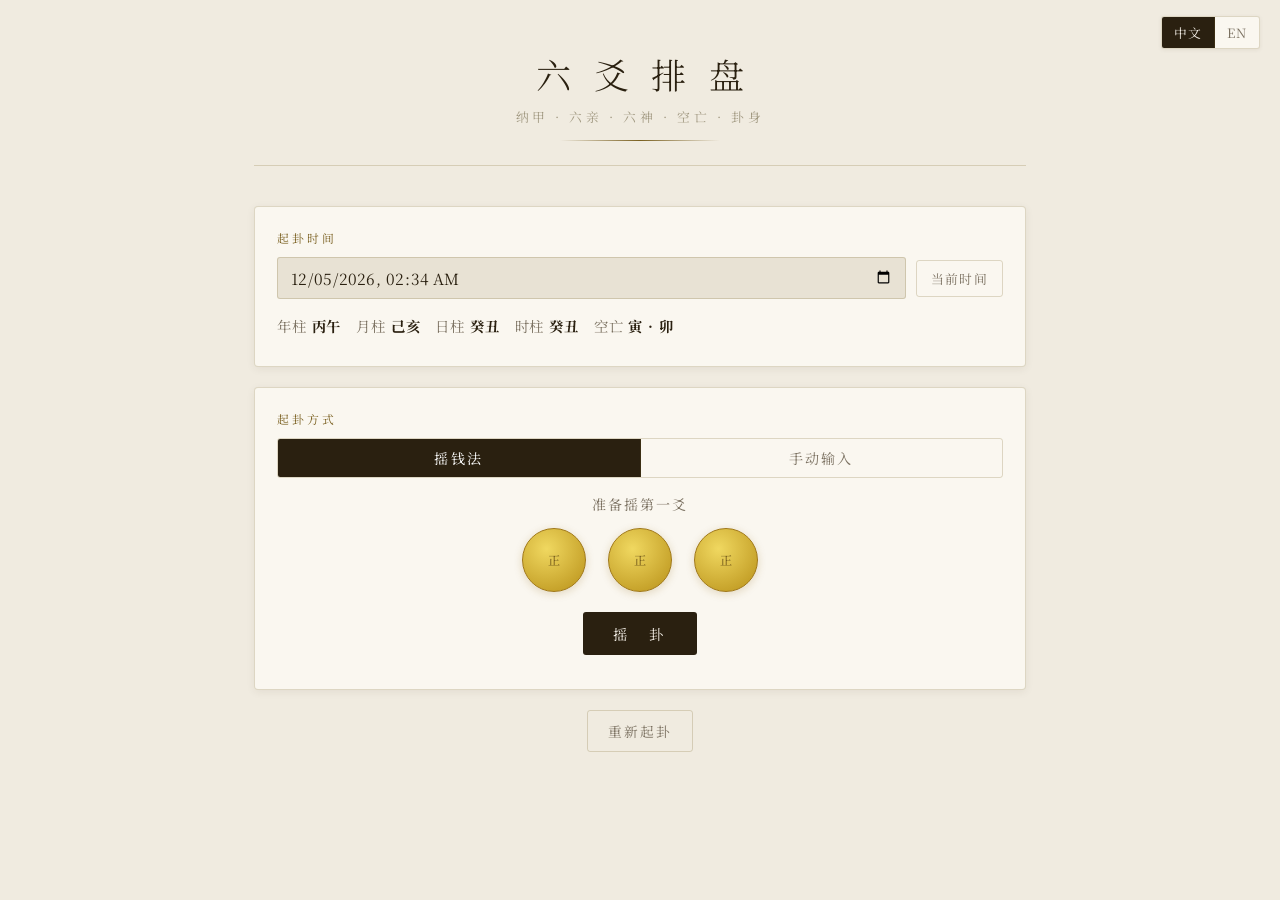
<file: liuyao/index.html>
<!DOCTYPE html>
<html lang="zh">
<head>
<meta charset="UTF-8">
<meta name="viewport" content="width=device-width, initial-scale=1.0">
<title>六爻排盘</title>
<link href="https://fonts.googleapis.com/css2?family=Noto+Serif+SC:wght@300;400;600&display=swap" rel="stylesheet">
<link rel="stylesheet" href="css/style.css">
</head>
<body>
<div class="lang-switch">
  <button class="lang-btn on" id="btnZh" onclick="setLang('zh')">中文</button>
  <button class="lang-btn"    id="btnEn" onclick="setLang('en')">EN</button>
</div>
<div class="wrap">
<header>
  <div class="title">六爻排盘</div>
  <div class="subtitle">纳甲 · 六亲 · 六神 · 空亡 · 卦身</div>
  <div class="hr-gold"></div>
</header>

<div class="card">
  <span class="sec-label">起卦时间</span>
  <div class="time-row">
    <input type="datetime-local" id="timeInput">
    <button class="btn-sm" id="nowBtnEl" onclick="setNow()">当前时间</button>
  </div>
  <div class="sizhi-show" id="sizhiShow"></div>
</div>

<div class="card">
  <span class="sec-label">起卦方式</span>
  <div class="tabs">
    <button class="tab on" id="tabC" onclick="switchMode('coin')">摇钱法</button>
    <button class="tab"    id="tabM" onclick="switchMode('man')">手动输入</button>
  </div>

  <div id="coinSec" class="show">
    <div class="shake-ind" id="shakeInd">准备摇第一爻</div>
    <div class="coins-row">
      <div class="coin" id="c0">正</div>
      <div class="coin" id="c1">正</div>
      <div class="coin" id="c2">正</div>
    </div>
    <div style="text-align:center;">
      <button class="btn-primary" id="shakeBtn" onclick="doShake()">摇　卦</button>
    </div>
    <div class="shake-results" id="shakeRes"></div>
    <div class="btn-row" id="shakeCastRow" style="display:none;justify-content:center;margin-top:10px;">
      <button class="btn-primary" id="showResultBtn" onclick="castFromShake()">显示排盘</button>
    </div>
  </div>

  <div id="manSec" class="hide">
    <div class="yao-grid" id="yaoGrid"></div>
    <div class="btn-row">
      <button class="btn-primary" id="castManualBtn" onclick="castManual()">排　盘</button>
      <button class="btn-outline" id="resetManualBtn" onclick="resetAll()">重　置</button>
    </div>
  </div>
</div>

<div id="result" class="hidden">
  <div class="card" id="metaCard"></div>
  <div class="card" id="paipanCard"></div>
  <div class="card" id="guaciCard"></div>
</div>

<div style="text-align:center;margin-top:6px;">
  <button class="btn-outline" id="recastBtn" onclick="resetAll()">重新起卦</button>
</div>
</div>

<script src="data/guaci.js"></script>
<script src="js/hexagram.js"></script>
<script src="js/calendar.js"></script>
<script src="js/i18n.js"></script>
<script src="js/render.js"></script>
<script src="js/divination.js"></script>
<script src="js/ui.js"></script>
</body>
</html>
</file>
<file: liuyao/css/style.css>
:root{
  --bg:#f0ebe0;
  --bg2:#e8e2d4;
  --bg3:#dfd8c8;
  --bg-card:#faf7f0;
  --ink:#2a2010;
  --gold:#7a6020;
  --gold-l:#a88028;
  --gold-dim:rgba(122,96,32,.12);
  --muted:#7a7060;
  --muted2:#a09880;
  --red:#802020;
  --blue:#284470;
  --border:rgba(120,96,32,.22);
  --border2:rgba(120,96,32,.1);
  --shadow:rgba(60,44,10,.07);
}
*{margin:0;padding:0;box-sizing:border-box;}
body{background:var(--bg);color:var(--ink);font-family:'Noto Serif SC',serif;min-height:100vh;}
.wrap{max-width:820px;margin:0 auto;padding:48px 24px 100px;}

/* ── 标题 ── */
header{text-align:center;margin-bottom:40px;padding-bottom:24px;border-bottom:1px solid var(--border);}
.title{font-size:2.2rem;font-weight:300;letter-spacing:.65em;color:var(--ink);margin-right:-.65em;}
.subtitle{font-size:.8rem;letter-spacing:.28em;color:var(--muted2);margin-top:8px;}
.hr-gold{width:160px;height:1px;background:linear-gradient(90deg,transparent,var(--gold),transparent);margin:14px auto 0;}

/* ── 标签 ── */
.sec-label{font-size:.74rem;letter-spacing:.26em;color:var(--gold);margin-bottom:11px;display:block;}

/* ── 卡片 ── */
.card{background:var(--bg-card);border:1px solid var(--border);border-radius:4px;padding:22px;margin-bottom:20px;box-shadow:0 2px 8px var(--shadow);}

/* ── 时间输入 ── */
.time-row{display:flex;gap:10px;align-items:center;flex-wrap:wrap;}
.time-row input[type=datetime-local]{
  background:var(--bg2);border:1px solid var(--border);color:var(--ink);
  font-family:'Noto Serif SC',serif;font-size:.96rem;padding:8px 12px;
  border-radius:3px;outline:none;flex:1;min-width:200px;}
.time-row input:focus{border-color:var(--gold);}
.btn-sm{background:transparent;border:1px solid var(--border);color:var(--muted);
  font-family:'Noto Serif SC',serif;font-size:.8rem;padding:8px 14px;border-radius:3px;
  cursor:pointer;letter-spacing:.1em;white-space:nowrap;transition:all .2s;}
.btn-sm:hover{border-color:var(--gold);color:var(--gold);}
.sizhi-show{font-size:.9rem;color:var(--muted);letter-spacing:.06em;margin-top:10px;line-height:2.4;}
.sizhi-show b{color:var(--ink);}

/* ── 模式切换 ── */
.tabs{display:flex;border:1px solid var(--border);border-radius:3px;overflow:hidden;margin-bottom:16px;}
.tab{flex:1;padding:9px;text-align:center;font-family:'Noto Serif SC',serif;font-size:.88rem;
  letter-spacing:.16em;color:var(--muted);background:transparent;border:none;cursor:pointer;transition:all .2s;}
.tab.on{background:var(--ink);color:#fff;}
.tab:not(:last-child){border-right:1px solid var(--border);}

/* ── 摇钱法 ── */
#coinSec{display:none;}#coinSec.show{display:block;}
#manSec.hide{display:none;}
.shake-ind{font-size:.88rem;color:var(--muted);letter-spacing:.14em;text-align:center;margin-bottom:12px;}
.coins-row{display:flex;justify-content:center;gap:22px;margin:14px 0 20px;}
.coin{width:64px;height:64px;border-radius:50%;
  background:radial-gradient(circle at 38% 32%,#f0d860,#b89018);
  border:1.5px solid #a07818;
  box-shadow:0 2px 8px rgba(140,100,12,.22);
  display:flex;align-items:center;justify-content:center;
  font-size:.76rem;color:rgba(60,36,0,.7);font-family:'Noto Serif SC',serif;}
.coin.shaking{animation:cb .1s ease-in-out infinite alternate;}
@keyframes cb{from{transform:translateY(0) rotate(-5deg);}to{transform:translateY(-8px) rotate(5deg);}}
.shake-results{display:flex;flex-direction:column-reverse;gap:5px;margin-top:12px;}
.shake-row{display:grid;grid-template-columns:56px 1fr 90px;align-items:center;gap:10px;
  padding:8px 12px;background:var(--bg2);border:1px solid var(--border2);border-radius:3px;font-size:.92rem;}
.shake-row .sl{font-size:.8rem;color:var(--gold);letter-spacing:.12em;}
.shake-row .st{text-align:right;font-size:.86rem;}
.s-yang .st{color:var(--gold);}
.s-yin  .st{color:var(--blue);}
.s-yangc .st{color:var(--red);font-weight:600;}
.s-yinc  .st{color:var(--blue);font-weight:600;}

/* ── 手动输入 ── */
.yao-grid{display:flex;flex-direction:column;gap:8px;}
.yao-row{display:grid;grid-template-columns:52px 1fr 26px;align-items:center;gap:10px;
  padding:8px 12px;background:var(--bg2);border:1px solid var(--border2);border-radius:3px;}
.yao-label{font-size:.82rem;color:var(--gold);letter-spacing:.16em;}
.type-btns{display:flex;gap:5px;flex-wrap:wrap;}
.type-btn{padding:4px 9px;border-radius:3px;border:1px solid var(--border);background:transparent;
  color:var(--muted);font-family:'Noto Serif SC',serif;font-size:.82rem;cursor:pointer;transition:all .15s;}
.type-btn.a-yang {background:var(--gold-dim);border-color:var(--gold);color:var(--gold);}
.type-btn.a-yin  {background:rgba(40,68,112,.07);border-color:var(--blue);color:var(--blue);}
.type-btn.a-yangc{background:rgba(128,32,32,.07);border-color:var(--red);color:var(--red);font-weight:600;}
.type-btn.a-yinc {background:rgba(40,68,112,.1);border-color:var(--blue);color:#3a5898;font-weight:600;}
.yao-prev{font-size:.88rem;color:var(--muted);text-align:center;}

/* ── 按钮 ── */
.btn-row{display:flex;gap:10px;margin-top:14px;flex-wrap:wrap;}
.btn-primary{background:var(--ink);color:#f5f0e8;border:none;border-radius:3px;padding:11px 30px;
  font-family:'Noto Serif SC',serif;font-size:.9rem;letter-spacing:.26em;cursor:pointer;transition:background .2s;}
.btn-primary:hover{background:var(--gold);}
.btn-primary:disabled{opacity:.35;cursor:not-allowed;}
.btn-outline{background:transparent;border:1px solid var(--border);color:var(--muted);
  border-radius:3px;padding:10px 20px;font-family:'Noto Serif SC',serif;font-size:.86rem;
  letter-spacing:.14em;cursor:pointer;transition:all .2s;}
.btn-outline:hover{border-color:var(--gold);color:var(--gold);}

/* ── 结果区 ── */
.hidden{display:none;}
#result{animation:up .4s ease;}
@keyframes up{from{opacity:0;transform:translateY(10px);}to{opacity:1;transform:none;}}

/* ── 四值卡片 ── */
.meta-grid{display:flex;flex-wrap:wrap;gap:8px;}
.meta-item{background:var(--bg2);border:1px solid var(--border2);border-radius:3px;padding:9px 14px;min-width:90px;}
.meta-k{font-size:.72rem;letter-spacing:.18em;color:var(--muted2);margin-bottom:3px;}
.meta-v{font-size:1rem;color:var(--ink);}

/* ── 卦名标题 ── */
.gua-hd{display:flex;align-items:baseline;gap:12px;margin-bottom:16px;flex-wrap:wrap;}
.gua-name{font-size:1.35rem;font-weight:400;color:var(--ink);letter-spacing:.14em;}
.gua-num{font-size:.76rem;color:var(--muted2);letter-spacing:.1em;}
.gua-arr{color:var(--muted2);font-size:1rem;margin:0 4px;}

/* ── 排盘表格 ── */
.paipan{width:100%;border-collapse:collapse;table-layout:auto;}
.paipan th{
  font-size:.72rem;letter-spacing:.18em;color:var(--gold);
  border-bottom:1px solid var(--border);
  padding:7px 8px;text-align:center;font-weight:400;white-space:nowrap;}
.paipan td{
  padding:10px 8px;border-bottom:1px solid var(--border2);
  vertical-align:middle;text-align:center;font-size:.96rem;}
.paipan tr:last-child td{border-bottom:none;}
.paipan tr.dong td{background:rgba(128,32,32,.04);}
.paipan tr:hover td{background:rgba(122,96,32,.03);}

.col-pos{font-size:.84rem;color:var(--muted);letter-spacing:.04em;white-space:nowrap;}
.col-ls{font-size:.88rem;color:#3a5888;letter-spacing:.03em;white-space:nowrap;}
.col-lqnj{font-size:.9rem;letter-spacing:.04em;white-space:nowrap;line-height:1.6;}
.wx-木{color:#2d6e20;}.wx-火{color:#c03020;}.wx-土{color:#8a6020;}.wx-金{color:#b8920a;}.wx-水{color:#1a5588;}

/* ── 爻象线条 ── */
.yao-cell{padding:8px 12px !important;}
.yao-sym{display:inline-flex;flex-direction:column;align-items:center;gap:3px;vertical-align:middle;}
.yao-sym .ln{height:4px;border-radius:1px;background:var(--ink);}
.yao-sym .ln.yang{width:50px;}
.yao-sym .ln.yin-l,.yao-sym .ln.yin-r{width:20px;}
.yao-sym.ch .ln{background:var(--red);}
.dong-tag{font-size:.68rem;color:var(--red);margin-left:3px;vertical-align:middle;}

/* ── 世应标记 ── */
.shi-ying{display:inline-block;font-size:.78rem;letter-spacing:.04em;margin-left:4px;vertical-align:middle;}
.sm{color:var(--gold);font-weight:600;}
.ym{color:var(--blue);font-weight:600;}

/* ── 变卦分隔 ── */
.mid-div{border-left:1px solid var(--border) !important;}

/* ── 卦辞 ── */
.guaci-block{padding:4px 0;}
.guaci-ttl{font-size:.76rem;letter-spacing:.2em;color:var(--gold);margin-bottom:8px;}
.guaci-orig{font-size:.98rem;line-height:2.1;color:var(--ink);letter-spacing:.05em;}
.guaci-bh{font-size:.9rem;line-height:2;color:var(--muted);margin-top:8px;padding-top:8px;border-top:1px solid var(--border2);}
.yaoci-item{padding:12px 0;border-bottom:1px solid var(--border2);}
.yaoci-item:last-child{border-bottom:none;}
.yaoci-pos{font-size:.74rem;letter-spacing:.16em;color:var(--red);margin-bottom:5px;}
.yaoci-orig{font-size:.98rem;line-height:2.1;color:var(--ink);}
.yaoci-bh{font-size:.9rem;line-height:2;color:var(--muted);margin-top:5px;}

/* ── 语言切换 ── */
.lang-switch{position:fixed;top:16px;right:20px;z-index:100;display:flex;
  border:1px solid var(--border);border-radius:3px;overflow:hidden;background:var(--bg-card);
  box-shadow:0 1px 4px var(--shadow);}
.lang-btn{padding:6px 12px;font-family:'Noto Serif SC',serif;font-size:.8rem;letter-spacing:.08em;
  color:var(--muted);background:transparent;border:none;cursor:pointer;transition:all .2s;}
.lang-btn.on{background:var(--ink);color:#f5f0e8;}
.lang-btn:not(:last-child){border-right:1px solid var(--border);}

/* ── 英文版表格适配 ── */
body.en .paipan{table-layout:fixed;font-size:.78rem;}
body.en .paipan th{font-size:.64rem;letter-spacing:.06em;padding:6px 5px;}
body.en .paipan td{font-size:.78rem;padding:8px 5px;}
body.en .col-pos{font-size:.74rem;white-space:normal;line-height:1.4;max-width:70px;}
body.en .col-ls{font-size:.74rem;white-space:normal;line-height:1.4;max-width:80px;}
body.en .col-lqnj{font-size:.76rem;white-space:normal;line-height:1.5;max-width:130px;}
body.en .nj-dz{font-size:.76rem;}
body.en .yao-cell{padding:6px 8px !important;max-width:60px;}
body.en .yao-sym .ln.yang{width:38px;}
body.en .yao-sym .ln.yin-l,body.en .yao-sym .ln.yin-r{width:15px;}
body.en .gua-name{font-size:1rem;}
body.en .meta-v{font-size:.82rem;line-height:1.5;}
body.en .sizhi-show{font-size:.76rem;line-height:2;}
body.en .sizhi-show b{font-size:.82rem;}
body.en .meta-item{min-width:unset;flex:1 1 140px;}
body.en .meta-k{font-size:.64rem;}
body.en .gua-hd{gap:8px;}
body.en .gua-num{font-size:.64rem;}
body.en .shake-row{grid-template-columns:48px 1fr 110px;font-size:.78rem;}
body.en .shake-row .sl{font-size:.68rem;}
body.en .type-btn{font-size:.72rem;padding:3px 7px;}
body.en .yao-label{font-size:.74rem;}

/* ── 英文版卦辞适配 ── */
body.en .guaci-ttl{font-size:.6rem;letter-spacing:.2em;margin-bottom:7px;}
body.en .guaci-orig{font-size:.82rem;line-height:2;}
body.en .guaci-bh{font-size:.75rem;line-height:1.9;margin-top:6px;padding-top:6px;}
body.en .yaoci-item{padding:10px 0;}
body.en .yaoci-pos{font-size:.6rem;margin-bottom:4px;}
body.en .yaoci-orig{font-size:.82rem;line-height:2;}
body.en .yaoci-bh{font-size:.75rem;line-height:1.9;margin-top:4px;}
</file>
